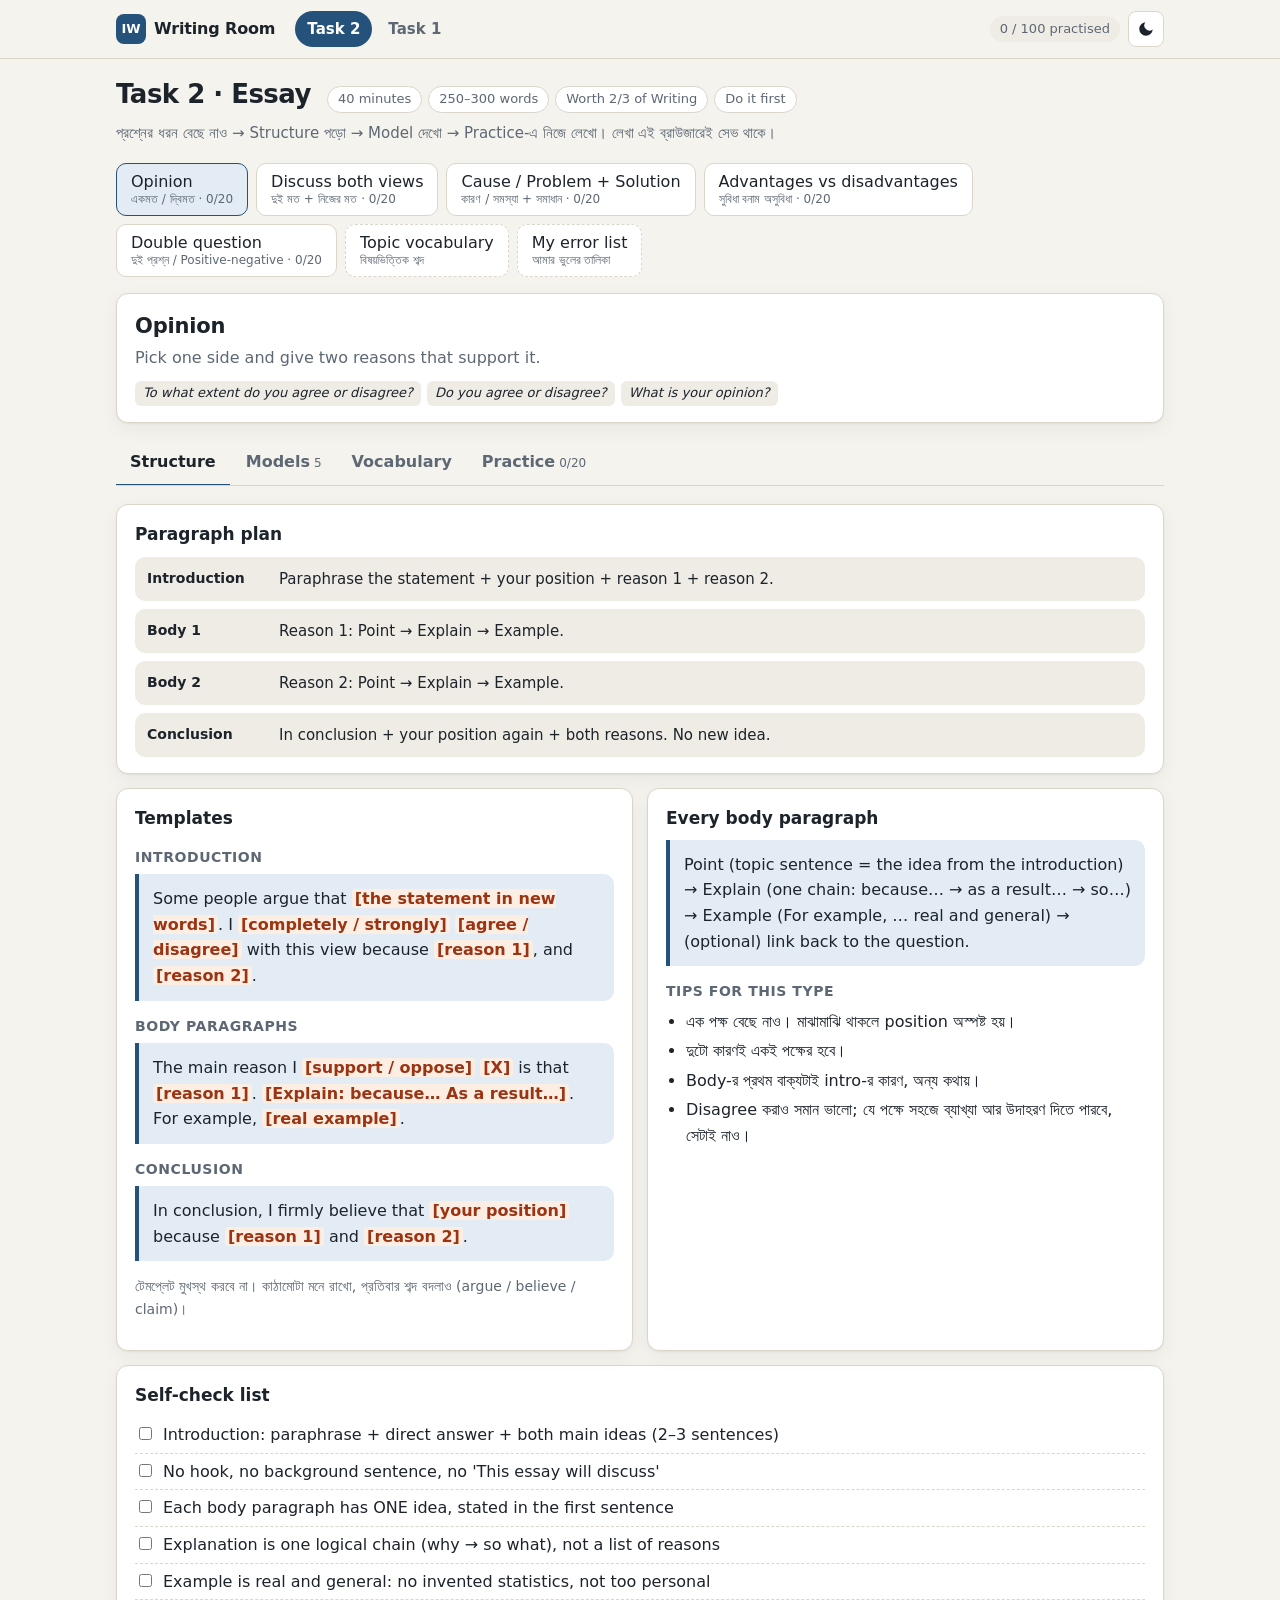
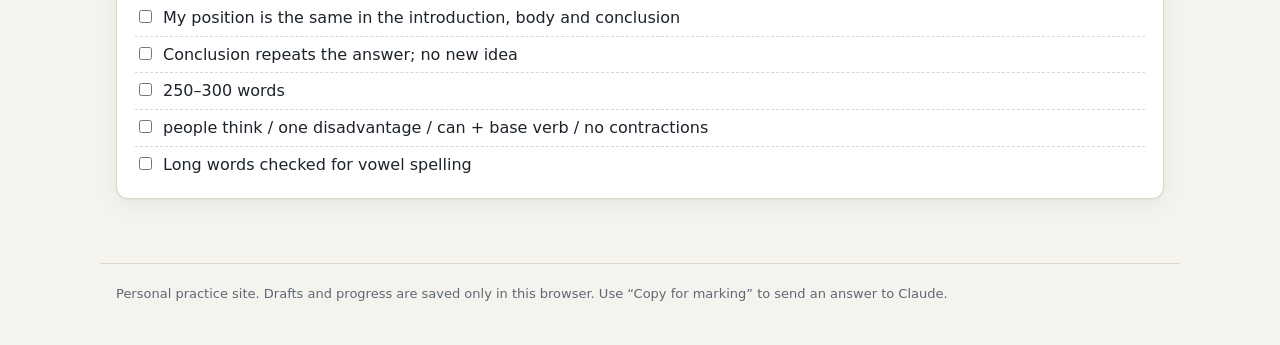
<file: index.html>
<!doctype html>
<html lang="en">
<head>
<meta charset="utf-8">
<meta name="viewport" content="width=device-width, initial-scale=1">
<title>Task 2 Essays · Writing Room</title>
<meta name="description" content="Personal IELTS Writing Task 2 practice: structures, Band 9 models, vocabulary and 100 practice questions.">
<link rel="icon" href="data:image/svg+xml,%3Csvg xmlns='http://www.w3.org/2000/svg' viewBox='0 0 32 32'%3E%3Crect width='32' height='32' rx='7' fill='%2324527a'/%3E%3Cpath d='M9 22l3-12 4 9 4-9 3 12' stroke='white' stroke-width='2.6' fill='none' stroke-linejoin='round'/%3E%3C/svg%3E">
<link rel="stylesheet" href="assets/style.css">
<script>try{var t=localStorage.getItem('ielts-theme');if(t)document.documentElement.dataset.theme=t;}catch(e){}</script>
</head>
<body>
<header class="top">
  <div class="wrap top-in">
    <a class="brand" href="index.html"><span class="mark">IW</span><span class="name">Writing Room</span></a>
    <nav class="pages" aria-label="Pages"><a href="index.html" class="on" aria-current="page">Task 2</a><a href="task1.html">Task 1</a></nav>
    <div class="top-tools"><span id="progress" class="chip"></span><button id="theme" class="icon-btn" type="button" aria-label="Switch light or dark mode" title="Light / dark"><svg width="18" height="18" viewBox="0 0 24 24" aria-hidden="true"><path d="M21 12.8A9 9 0 1 1 11.2 3a7 7 0 0 0 9.8 9.8z" fill="currentColor"/></svg></button></div>
  </div>
</header>
<main class="wrap" id="app"></main>
<footer class="wrap foot">Personal practice site. Drafts and progress are saved only in this browser. Use “Copy for marking” to send an answer to Claude.</footer>
<script src="assets/common.js"></script>
<script src="assets/task2-data.js"></script>
<script src="assets/task2-page.js"></script>
</body>
</html>
</file>
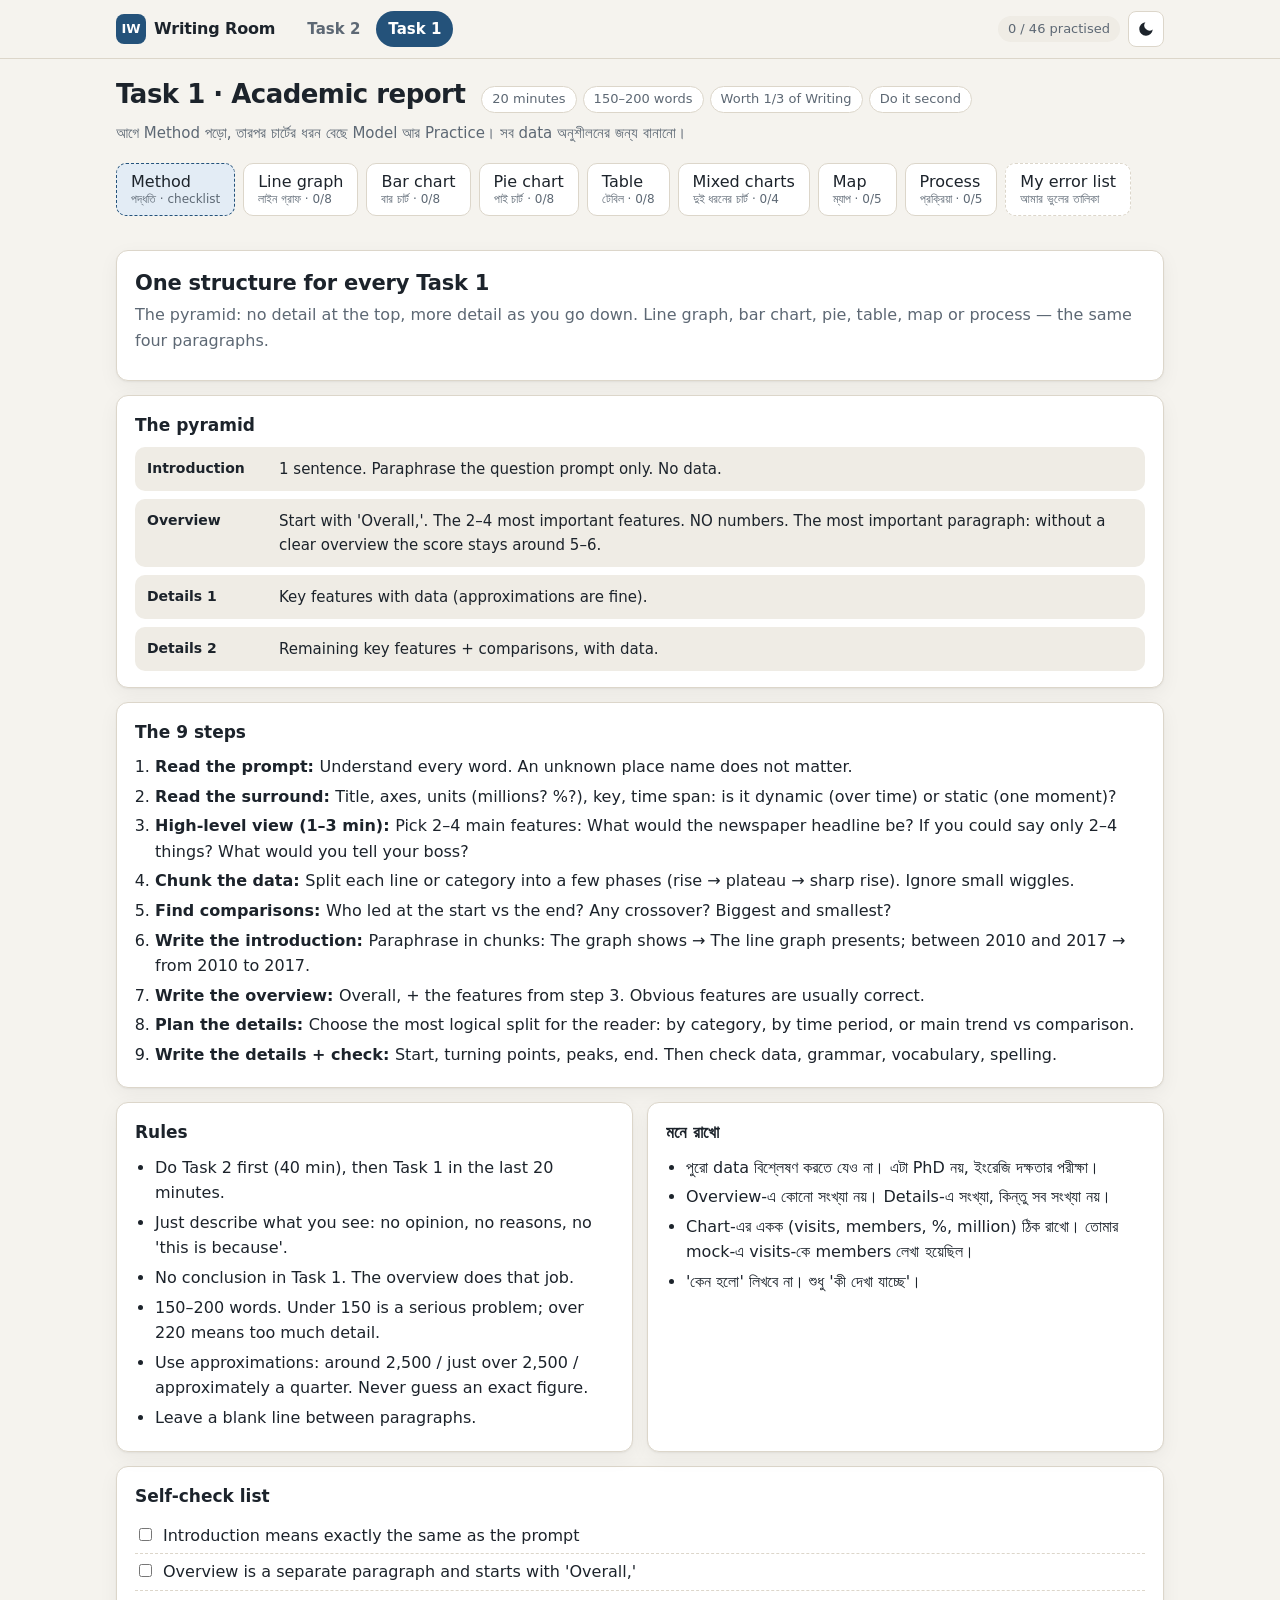
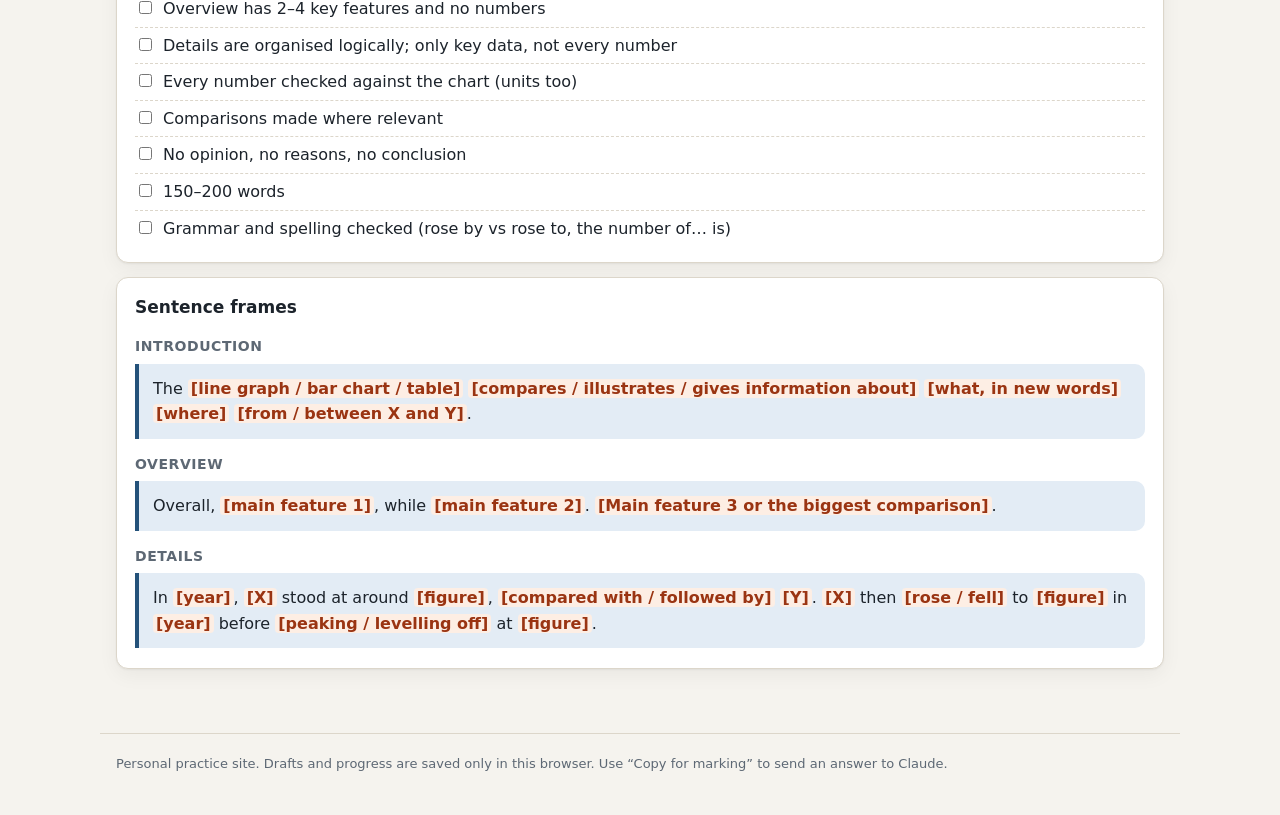
<file: task1.html>
<!doctype html>
<html lang="en">
<head>
<meta charset="utf-8">
<meta name="viewport" content="width=device-width, initial-scale=1">
<title>Task 1 Reports · Writing Room</title>
<meta name="description" content="Personal IELTS Writing Task 1 practice: method, Band 9 models, vocabulary and chart practice.">
<link rel="icon" href="data:image/svg+xml,%3Csvg xmlns='http://www.w3.org/2000/svg' viewBox='0 0 32 32'%3E%3Crect width='32' height='32' rx='7' fill='%2324527a'/%3E%3Cpath d='M9 22l3-12 4 9 4-9 3 12' stroke='white' stroke-width='2.6' fill='none' stroke-linejoin='round'/%3E%3C/svg%3E">
<link rel="stylesheet" href="assets/style.css">
<script>try{var t=localStorage.getItem('ielts-theme');if(t)document.documentElement.dataset.theme=t;}catch(e){}</script>
</head>
<body>
<header class="top">
  <div class="wrap top-in">
    <a class="brand" href="index.html"><span class="mark">IW</span><span class="name">Writing Room</span></a>
    <nav class="pages" aria-label="Pages"><a href="index.html">Task 2</a><a href="task1.html" class="on" aria-current="page">Task 1</a></nav>
    <div class="top-tools"><span id="progress" class="chip"></span><button id="theme" class="icon-btn" type="button" aria-label="Switch light or dark mode" title="Light / dark"><svg width="18" height="18" viewBox="0 0 24 24" aria-hidden="true"><path d="M21 12.8A9 9 0 1 1 11.2 3a7 7 0 0 0 9.8 9.8z" fill="currentColor"/></svg></button></div>
  </div>
</header>
<main class="wrap" id="app"></main>
<footer class="wrap foot">Personal practice site. Drafts and progress are saved only in this browser. Use “Copy for marking” to send an answer to Claude.</footer>
<script src="assets/common.js"></script>
<script src="assets/charts.js"></script>
<script src="assets/task1-data.js"></script>
<script src="assets/task1-page.js"></script>
</body>
</html>
</file>
<file: assets/style.css>
/* IELTS Writing Room — shared styles */
:root{
  --bg:#f5f3ee; --surface:#ffffff; --surface-2:#efece5; --ink:#1c232b; --muted:#5d6874; --line:#dcd6ca;
  --accent:#24527a; --accent-soft:#e3ecf5; --accent-ink:#ffffff;
  --good:#2b7a4b; --good-soft:#e2f2e8; --warn:#9a5b00; --warn-soft:#fbefd9; --bad:#b3261e; --bad-soft:#f9e3e1;
  --ph:#9a3412; --ph-soft:#fdeee4;
  --c1:#2f6db5; --c2:#d9762f; --c3:#2f9467; --c4:#8a55b8; --c5:#b8941c; --c6:#c94473;
  --pie-lab:#ffffff;
  --m-land:#f3f1ea; --m-building:#d6dce5; --m-green:#bcdcb2; --m-water:#a6cdea; --m-road:#c9c9c9; --m-parking:#ebe4cf;
  --m-ped:#f1dfa8; --m-sand:#f2e4bf; --m-farm:#dde7ae; --m-stroke:#7f8b97;
  --radius:12px; --shadow:0 1px 2px rgba(0,0,0,.05),0 6px 20px rgba(0,0,0,.05);
  --sans:system-ui,-apple-system,"Segoe UI",Roboto,"Noto Sans","Noto Sans Bengali","Hind Siliguri",sans-serif;
  --serif:Charter,"Iowan Old Style","Palatino Linotype",Georgia,"Noto Serif","Noto Sans Bengali",serif;
  color-scheme:light;
}
@media (prefers-color-scheme: dark){
  :root:not([data-theme="light"]){
    --bg:#14181d; --surface:#1c2228; --surface-2:#232a31; --ink:#e7eaee; --muted:#9aa5b1; --line:#323b45;
    --accent:#7fb0e0; --accent-soft:#1f3347; --accent-ink:#0f1720;
    --good:#6cc391; --good-soft:#18301f; --warn:#e6b45c; --warn-soft:#33281a; --bad:#f08a80; --bad-soft:#3a1d1b;
    --ph:#f4a57a; --ph-soft:#3a2418;
    --c1:#6ea4e8; --c2:#f0a066; --c3:#5cc497; --c4:#b48ae0; --c5:#e2c35a; --c6:#ec7fa6;
    --pie-lab:#0f1720;
    --m-land:#20262c; --m-building:#3b4652; --m-green:#2f4e33; --m-water:#24435c; --m-road:#5a5f66; --m-parking:#4a4535;
    --m-ped:#5b4f2c; --m-sand:#53492f; --m-farm:#46512a; --m-stroke:#8b97a3;
    --shadow:0 1px 2px rgba(0,0,0,.4),0 6px 20px rgba(0,0,0,.25);
    color-scheme:dark;
  }
}
:root[data-theme="dark"]{
  --bg:#14181d; --surface:#1c2228; --surface-2:#232a31; --ink:#e7eaee; --muted:#9aa5b1; --line:#323b45;
  --accent:#7fb0e0; --accent-soft:#1f3347; --accent-ink:#0f1720;
  --good:#6cc391; --good-soft:#18301f; --warn:#e6b45c; --warn-soft:#33281a; --bad:#f08a80; --bad-soft:#3a1d1b;
  --ph:#f4a57a; --ph-soft:#3a2418;
  --c1:#6ea4e8; --c2:#f0a066; --c3:#5cc497; --c4:#b48ae0; --c5:#e2c35a; --c6:#ec7fa6;
  --pie-lab:#0f1720;
  --m-land:#20262c; --m-building:#3b4652; --m-green:#2f4e33; --m-water:#24435c; --m-road:#5a5f66; --m-parking:#4a4535;
  --m-ped:#5b4f2c; --m-sand:#53492f; --m-farm:#46512a; --m-stroke:#8b97a3;
  --shadow:0 1px 2px rgba(0,0,0,.4),0 6px 20px rgba(0,0,0,.25);
  color-scheme:dark;
}

*{box-sizing:border-box}
html{-webkit-text-size-adjust:100%}
body{margin:0;background:var(--bg);color:var(--ink);font:16px/1.6 var(--sans);overflow-x:hidden}
a{color:var(--accent)}
button{font:inherit;color:inherit}
.wrap{max-width:1080px;margin:0 auto;padding:0 16px}
[hidden]{display:none!important}
.bn{font-family:"Noto Sans Bengali","Hind Siliguri",var(--sans)}

/* top bar */
.top{position:sticky;top:0;z-index:20;background:color-mix(in srgb,var(--bg) 88%,transparent);backdrop-filter:blur(8px);border-bottom:1px solid var(--line)}
.top-in{display:flex;align-items:center;gap:12px;height:58px}
.brand{display:flex;align-items:center;gap:8px;text-decoration:none;color:var(--ink);font-weight:700;letter-spacing:-.01em;white-space:nowrap}
.mark{display:inline-grid;place-items:center;width:30px;height:30px;border-radius:8px;background:var(--accent);color:var(--accent-ink);font-size:13px;font-weight:800}
.pages{display:flex;gap:4px;margin-left:8px}
.pages a{padding:6px 12px;border-radius:999px;text-decoration:none;color:var(--muted);font-weight:600;font-size:15px}
.pages a.on{background:var(--accent);color:var(--accent-ink)}
.top-tools{margin-left:auto;display:flex;align-items:center;gap:8px}
.chip{font-size:13px;padding:3px 10px;border-radius:999px;background:var(--surface-2);color:var(--muted);white-space:nowrap}
.icon-btn{border:1px solid var(--line);background:var(--surface);border-radius:8px;width:36px;height:36px;cursor:pointer;display:inline-grid;place-items:center;font-size:16px}
.icon-btn:hover{border-color:var(--accent)}
@media (max-width:560px){.brand .name{display:none}.chip{display:none}}

/* intro strip */
.strip{margin:20px 0 14px;display:flex;flex-wrap:wrap;gap:8px 16px;align-items:baseline}
.strip h1{margin:0;font-size:26px;letter-spacing:-.02em;line-height:1.2}
.strip .rules{display:flex;flex-wrap:wrap;gap:6px}
.strip .rules span{font-size:13px;padding:2px 10px;border:1px solid var(--line);border-radius:999px;color:var(--muted);background:var(--surface)}
.strip p{flex-basis:100%;margin:0;color:var(--muted);font-size:15px}

/* type nav */
.typenav{display:flex;gap:8px;overflow-x:auto;padding:4px 2px 10px;scrollbar-width:thin;margin:0 -2px}
.typenav button{flex:0 0 auto;border:1px solid var(--line);background:var(--surface);border-radius:10px;padding:8px 14px;cursor:pointer;text-align:left;line-height:1.25}
.typenav button small{display:block;color:var(--muted);font-size:12px}
.typenav button.on{border-color:var(--accent);background:var(--accent-soft)}
.typenav button.extra{border-style:dashed}
@media (min-width:900px){.typenav{flex-wrap:wrap;overflow:visible}}

/* type head */
.thead{background:var(--surface);border:1px solid var(--line);border-radius:var(--radius);padding:16px 18px;margin-top:6px;box-shadow:var(--shadow)}
.thead h2{margin:0 0 2px;font-size:21px;letter-spacing:-.01em}
.thead .tag{color:var(--muted);margin:0 0 10px}
.signals{display:flex;flex-wrap:wrap;gap:6px}
.signals span{font-size:13px;background:var(--surface-2);border-radius:6px;padding:2px 8px;font-style:italic}
.thead .meta{margin-top:10px;font-size:13px;color:var(--muted)}

/* sub nav */
.subnav{display:flex;gap:2px;border-bottom:1px solid var(--line);margin:16px 0 0;overflow-x:auto}
.subnav button{border:0;background:none;padding:10px 14px;cursor:pointer;color:var(--muted);font-weight:600;border-bottom:2px solid transparent;margin-bottom:-1px;white-space:nowrap}
.subnav button.on{color:var(--ink);border-bottom-color:var(--accent)}
.subnav .count{font-weight:500;font-size:12px;margin-left:4px;color:var(--muted)}
.panel{padding:18px 0 40px}

/* cards & blocks */
.card{background:var(--surface);border:1px solid var(--line);border-radius:var(--radius);padding:16px 18px;margin-bottom:14px;box-shadow:var(--shadow)}
.card h3{margin:0 0 8px;font-size:17px}
.card h4{margin:14px 0 6px;font-size:14px;text-transform:uppercase;letter-spacing:.04em;color:var(--muted)}
.grid2{display:grid;grid-template-columns:repeat(auto-fit,minmax(300px,1fr));gap:14px}
.sec-title{font-size:15px;text-transform:uppercase;letter-spacing:.05em;color:var(--muted);margin:22px 0 10px}
.note{font-size:14px;color:var(--muted)}

.plan-rows{display:grid;gap:8px}
.plan-row{display:grid;grid-template-columns:120px 1fr;gap:12px;align-items:start;padding:10px 12px;border-radius:10px;background:var(--surface-2)}
.plan-row b{font-size:14px}
.plan-row .what{font-size:15px}
@media (max-width:560px){.plan-row{grid-template-columns:1fr;gap:2px}}

.tpl-box{border-left:4px solid var(--accent);background:var(--accent-soft);padding:12px 14px;border-radius:0 10px 10px 0;margin:6px 0 4px;font-size:16px}
.tpl .ph{color:var(--ph);background:var(--ph-soft);border-radius:4px;padding:0 3px;font-weight:600}
.tips{margin:0;padding-left:20px}
.tips li{margin:4px 0}
.checklist{list-style:none;margin:0;padding:0}
.checklist li{display:flex;gap:8px;align-items:flex-start;padding:5px 0;border-bottom:1px dashed var(--line)}
.checklist li:last-child{border-bottom:0}
.checklist input{margin-top:5px;accent-color:var(--accent)}

/* models */
.model{background:var(--surface);border:1px solid var(--line);border-radius:var(--radius);margin-bottom:14px;box-shadow:var(--shadow);overflow:hidden}
.model-top{padding:14px 18px}
.model-top .num{font-size:12px;font-weight:700;letter-spacing:.06em;text-transform:uppercase;color:var(--accent)}
.model-top h3{margin:2px 0 8px;font-size:18px}
.q{font-family:var(--serif);font-size:17px;font-weight:600;line-height:1.5;margin:0}
.plan-chip{display:inline-block;margin-top:8px;font-size:13px;background:var(--surface-2);border-radius:6px;padding:2px 8px;color:var(--muted)}
.actions{display:flex;flex-wrap:wrap;gap:8px;margin-top:12px}
.essay{border-top:1px solid var(--line);padding:6px 18px 14px;background:color-mix(in srgb,var(--surface) 70%,var(--surface-2))}
.para{display:grid;grid-template-columns:110px 1fr;gap:14px;padding:10px 0;border-bottom:1px dashed var(--line)}
.para:last-of-type{border-bottom:0}
.para-tag{font-size:12px;font-weight:700;text-transform:uppercase;letter-spacing:.05em;color:var(--muted);padding-top:4px}
.para p{margin:0;font-family:var(--serif);font-size:17px;line-height:1.7}
.essay .wc{font-size:13px;color:var(--muted);margin-top:6px}
@media (max-width:640px){.para{grid-template-columns:1fr;gap:2px}}

/* buttons */
.btn{border:1px solid var(--accent);background:var(--accent);color:var(--accent-ink);border-radius:9px;padding:8px 14px;font-weight:600;cursor:pointer;font-size:15px;line-height:1.2}
.btn:hover{filter:brightness(1.08)}
.btn.ghost{background:transparent;color:var(--accent)}
.btn.sm{padding:5px 10px;font-size:14px}
.btn.quiet{border-color:var(--line);background:var(--surface);color:var(--ink)}

/* vocab */
.vgrid{display:grid;grid-template-columns:repeat(auto-fill,minmax(260px,1fr));gap:8px}
.vitem{background:var(--surface);border:1px solid var(--line);border-radius:10px;padding:10px 12px}
.vitem .p{font-weight:650}
.vitem .m{font-size:14px;color:var(--muted)}
.vitem .ex{font-size:14px;font-family:var(--serif);font-style:italic;margin-top:4px}
.flist{display:grid;gap:6px}
.frow{display:grid;grid-template-columns:minmax(0,1.3fr) minmax(0,1fr);gap:12px;background:var(--surface);border:1px solid var(--line);border-radius:10px;padding:9px 12px}
.frow .p{font-weight:600}
.frow .m{color:var(--muted);font-size:14px}
@media (max-width:560px){.frow{grid-template-columns:1fr;gap:0}}
.topic{margin-bottom:12px}
.topic summary{cursor:pointer;font-weight:700;font-size:17px;padding:4px 0}
.topic summary small{font-weight:500;color:var(--muted);margin-left:6px}
.topic .vgrid{margin-top:8px}

/* practice list */
.ptools{display:flex;flex-wrap:wrap;gap:8px;align-items:center;margin-bottom:12px}
.seg{display:inline-flex;border:1px solid var(--line);border-radius:9px;overflow:hidden}
.seg button{border:0;background:var(--surface);padding:6px 12px;cursor:pointer;font-size:14px}
.seg button.on{background:var(--accent);color:var(--accent-ink)}
.plist{list-style:none;margin:0;padding:0;display:grid;gap:8px}
.pitem{display:grid;grid-template-columns:34px 1fr auto;gap:12px;align-items:start;background:var(--surface);border:1px solid var(--line);border-radius:10px;padding:12px 14px}
.pitem .n{font-weight:700;color:var(--muted);font-variant-numeric:tabular-nums;padding-top:1px}
.pitem .txt{font-family:var(--serif);font-size:16px;line-height:1.5}
.pitem .tags{display:flex;flex-wrap:wrap;gap:6px;margin-top:6px}
.tagc{font-size:12px;padding:1px 8px;border-radius:999px;background:var(--surface-2);color:var(--muted);font-family:var(--sans)}
.tagc.done{background:var(--good-soft);color:var(--good)}
.tagc.draft{background:var(--warn-soft);color:var(--warn)}
.tagc.tried{background:var(--accent-soft);color:var(--accent)}
.pitem.is-done{opacity:.72}
@media (max-width:560px){.pitem{grid-template-columns:26px 1fr}.pitem .btn{grid-column:2;justify-self:start}}

/* errors */
.etable{width:100%;border-collapse:collapse;font-size:15px}
.etable th,.etable td{text-align:left;padding:8px 10px;border-bottom:1px solid var(--line);vertical-align:top}
.etable th{font-size:12px;text-transform:uppercase;letter-spacing:.05em;color:var(--muted)}
.etable .bad{color:var(--bad);text-decoration:line-through;text-decoration-thickness:1px}
.etable .good{color:var(--good);font-weight:650}
.tscroll{overflow-x:auto}
.spell{display:flex;flex-wrap:wrap;gap:6px}
.spell span{background:var(--surface);border:1px solid var(--line);border-radius:8px;padding:4px 10px;font-size:15px}
.spell s{color:var(--bad);margin-right:4px}
.spell b{color:var(--good)}

/* figures */
.figure{background:var(--surface);border:1px solid var(--line);border-radius:10px;padding:12px 12px 10px;margin:10px 0}
.fig-title{font-weight:700;font-size:15px;text-align:center;margin-bottom:6px}
.fig-note{font-size:12px;color:var(--muted);text-align:center;margin-top:4px}
svg.chart{width:100%;height:auto;display:block;max-width:720px;margin:0 auto}
svg.chart text{fill:var(--muted);font-size:12px;font-family:var(--sans)}
svg.chart .grid{stroke:var(--line);stroke-width:1}
svg.chart .base{stroke:var(--muted);stroke-width:1}
svg.chart text.ylab{font-size:12px;fill:var(--muted)}
.legend{list-style:none;display:flex;flex-wrap:wrap;justify-content:center;gap:4px 16px;padding:0;margin:8px 0 0;font-size:14px}
.legend li{display:flex;align-items:center;gap:6px}
.legend .sw{display:inline-block;width:12px;height:12px;border-radius:3px}
.pies{display:flex;flex-wrap:wrap;justify-content:center;gap:10px 24px}
.pie{text-align:center;width:min(250px,100%)}
.pie svg{width:100%;height:auto}
.pie .cap{font-weight:650;font-size:15px}
.pie text{fill:var(--pie-lab);font-size:13px;font-weight:700;font-family:var(--sans)}
.dtable{border-collapse:collapse;margin:0 auto;font-size:15px;min-width:min(100%,420px)}
.dtable th,.dtable td{border:1px solid var(--line);padding:6px 10px;text-align:right}
.dtable th:first-child,.dtable td:first-child{text-align:left}
.dtable thead th{background:var(--surface-2)}
.maps{display:flex;flex-wrap:wrap;justify-content:center;gap:12px}
.map-panel{flex:1 1 300px;max-width:480px}
.map-label{text-align:center;font-weight:700;font-size:15px;margin-bottom:4px}
.map-panel svg{width:100%;height:auto;display:block;border-radius:6px}
.map-panel svg text{fill:var(--ink);font-size:12px;font-weight:600;font-family:var(--sans)}
.map-panel .cell{stroke:var(--m-stroke);stroke-width:1}
.process{list-style:none;margin:0;padding:0;display:flex;flex-wrap:wrap;gap:6px;align-items:stretch;justify-content:center}
.process li{display:flex;align-items:center;gap:6px}
.step{background:var(--surface-2);border:1px solid var(--line);border-radius:10px;padding:8px 10px;width:150px;min-height:92px;font-size:14px;line-height:1.35}
.step b{display:block;font-size:12px;color:var(--accent)}
.arrow{color:var(--muted);font-size:18px}
.cycle-note{text-align:center;font-size:13px;color:var(--muted);margin-top:8px}
@media (max-width:560px){.step{width:calc(50vw - 46px)}}
.mixed>.figure{border:0;padding:0;margin:0 0 12px}

/* writer */
body.noscroll{overflow:hidden}
.writer-ov{position:fixed;inset:0;z-index:50;background:rgba(10,14,18,.5);display:flex;align-items:stretch;justify-content:center;padding:16px}
.writer{background:var(--bg);border-radius:14px;width:min(1180px,100%);display:flex;flex-direction:column;overflow:hidden;box-shadow:0 20px 60px rgba(0,0,0,.35)}
.w-head{display:flex;align-items:center;gap:10px;padding:10px 14px;border-bottom:1px solid var(--line);background:var(--surface);flex-wrap:wrap}
.w-kicker{font-weight:700;font-size:14px;color:var(--muted);margin-right:auto}
.w-tools{display:flex;align-items:center;gap:8px;flex-wrap:wrap}
.timer{display:inline-flex;align-items:center;gap:6px}
.time{font-variant-numeric:tabular-nums;font-weight:800;font-size:20px;min-width:68px;text-align:center}
.time.low{color:var(--warn)}
.time.over{color:var(--bad)}
.done-tog{display:inline-flex;align-items:center;gap:4px;font-size:14px;cursor:pointer;padding:4px 8px;border:1px solid var(--line);border-radius:8px;background:var(--surface)}
.w-body{display:grid;grid-template-columns:minmax(0,1fr) minmax(0,1.15fr);flex:1;min-height:0}
.w-left{overflow:auto;padding:14px;border-right:1px solid var(--line)}
.w-right{display:flex;flex-direction:column;padding:14px;min-height:0}
.w-q{background:var(--surface);border:1px solid var(--line);border-radius:10px;padding:12px 14px}
.w-q .instr{font-size:14px;color:var(--muted);margin-top:6px;font-family:var(--sans);font-weight:400}
.w-left details{margin-top:10px;background:var(--surface);border:1px solid var(--line);border-radius:10px;padding:8px 12px}
.w-left summary{cursor:pointer;font-weight:650;font-size:15px}
.plan-field{display:block;margin-top:10px}
.plan-field span{display:block;font-size:13px;color:var(--muted);margin-bottom:3px}
.plan-field input{width:100%;border:1px solid var(--line);border-radius:8px;padding:7px 10px;background:var(--surface);color:var(--ink);font:15px var(--sans)}
.w-right textarea{flex:1;min-height:260px;width:100%;resize:none;border:1px solid var(--line);border-radius:10px;padding:14px 16px;background:var(--surface);color:var(--ink);font:17px/1.75 var(--serif)}
.w-right textarea:focus,.plan-field input:focus{outline:2px solid var(--accent);outline-offset:1px}
.w-foot{display:flex;align-items:center;gap:10px;flex-wrap:wrap;margin-top:10px}
.wcount{font-weight:700;font-variant-numeric:tabular-nums;padding:4px 10px;border-radius:8px;background:var(--surface-2)}
.wcount.under{color:var(--bad);background:var(--bad-soft)}
.wcount.ok{color:var(--good);background:var(--good-soft)}
.wcount.long{color:var(--warn);background:var(--warn-soft)}
.w-foot .grow{flex:1}
.saved{font-size:13px;color:var(--muted)}
@media (max-width:860px){
  .writer-ov{padding:0}
  .writer{border-radius:0}
  .w-body{grid-template-columns:1fr;overflow:auto}
  .w-left{border-right:0;border-bottom:1px solid var(--line);overflow:visible}
  .w-right textarea{min-height:55vh}
}
.toast{position:fixed;left:50%;bottom:24px;transform:translateX(-50%) translateY(20px);background:var(--ink);color:var(--bg);padding:8px 16px;border-radius:999px;font-size:14px;opacity:0;transition:.2s;z-index:60;pointer-events:none}
.toast.show{opacity:1;transform:translateX(-50%) translateY(0)}

.foot{color:var(--muted);font-size:13px;padding:20px 16px 40px;border-top:1px solid var(--line);margin-top:10px}
</file>
